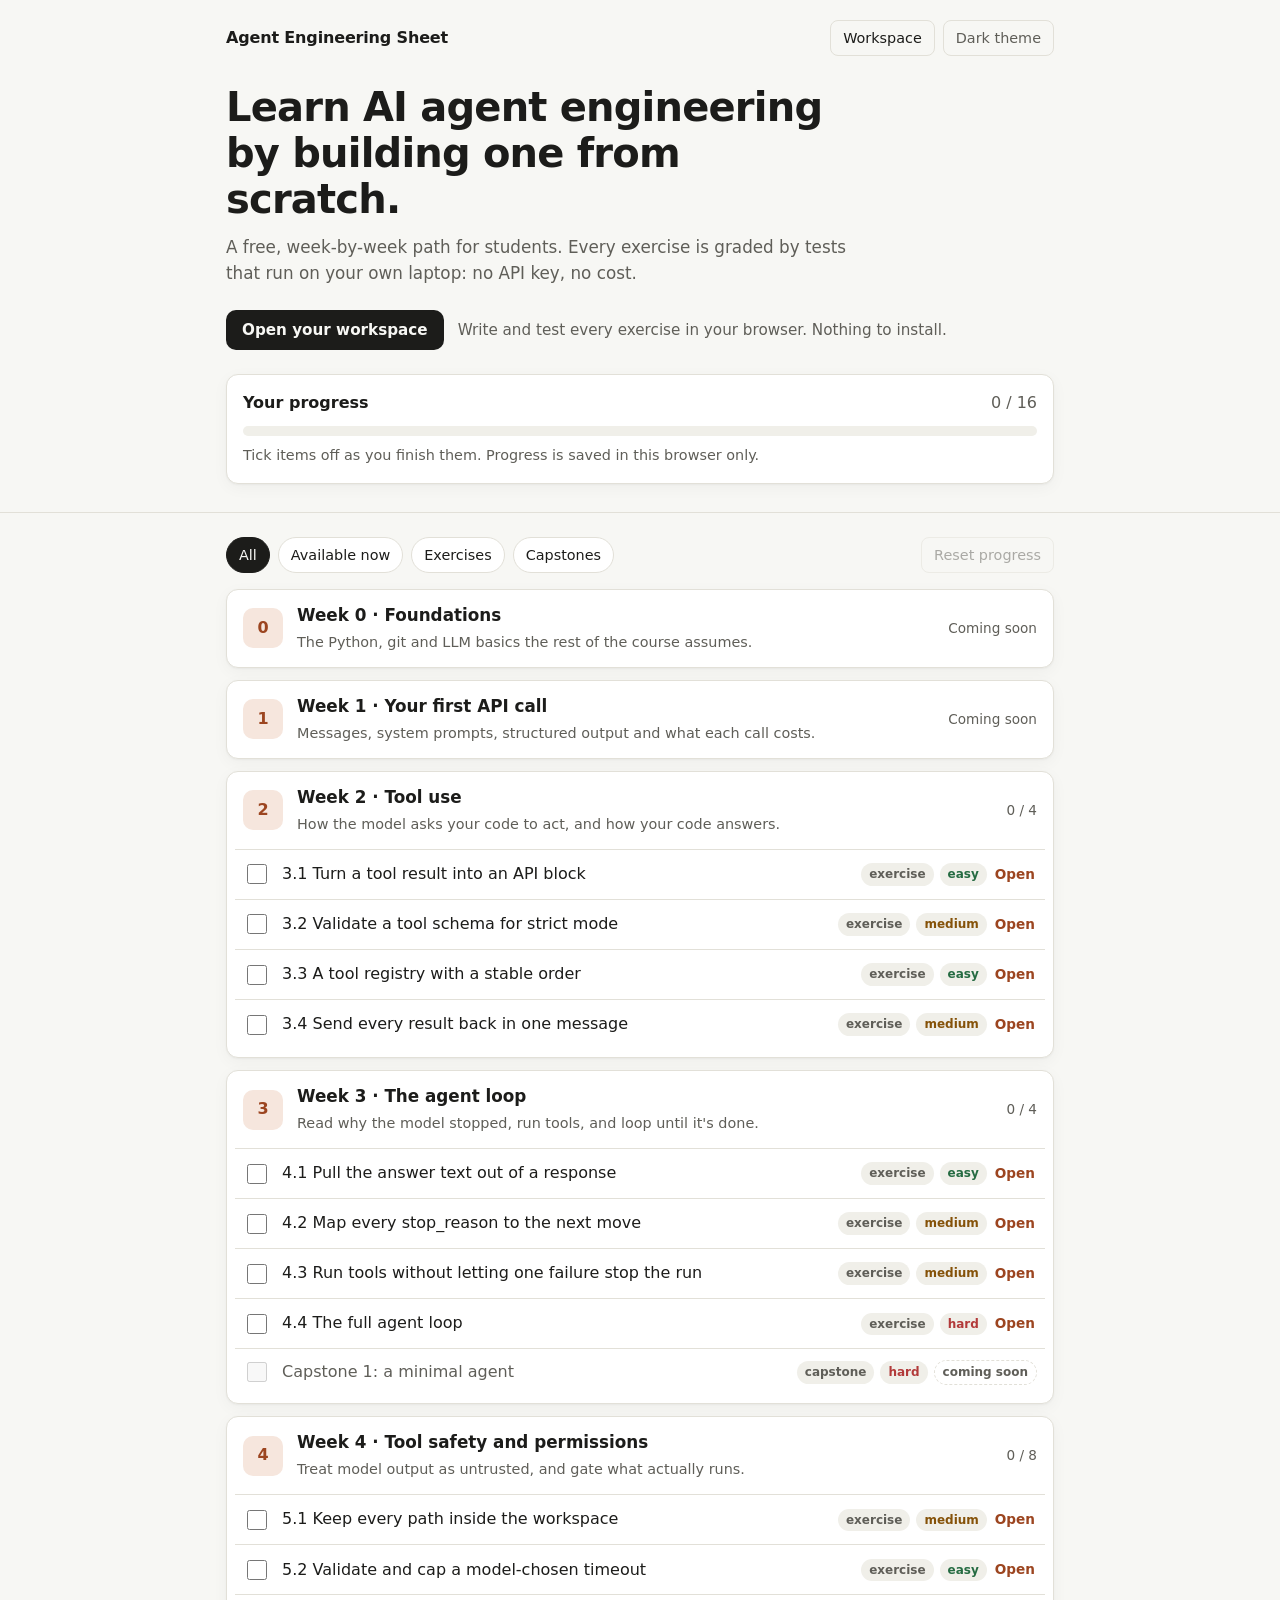
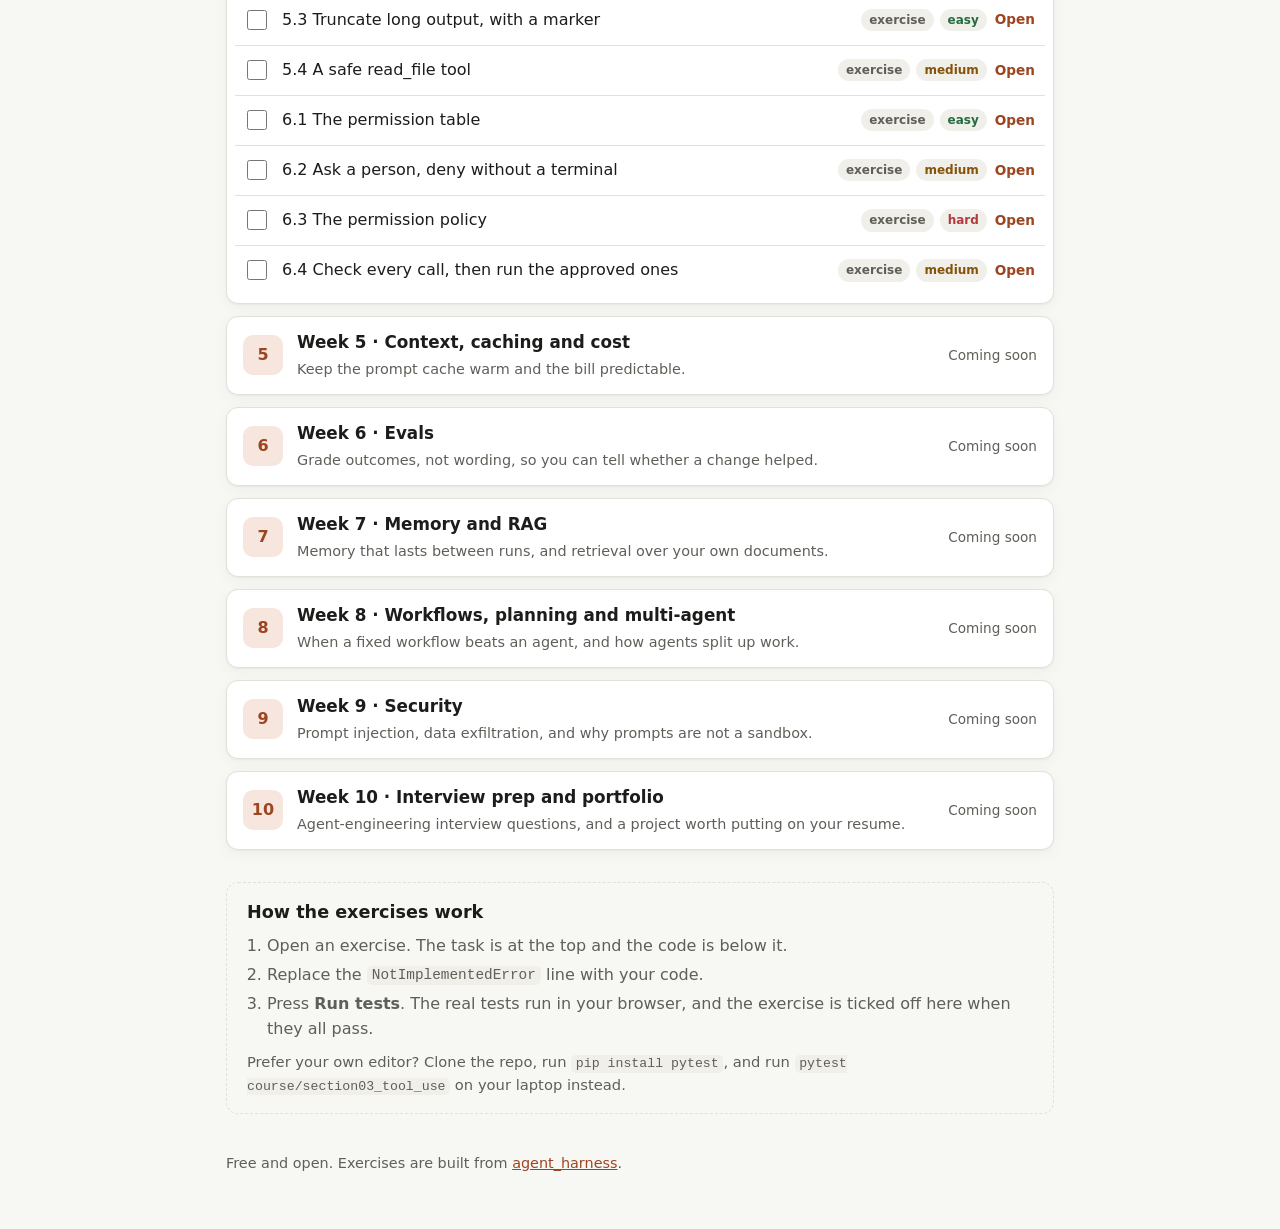
<file: site/index.html>
<!doctype html>
<html lang="en">
<head>
  <meta charset="utf-8">
  <meta name="viewport" content="width=device-width, initial-scale=1">
  <title>Agent Engineering Sheet</title>
  <meta name="description" content="A free, week-by-week path for students to learn AI agent engineering by building one from scratch, with offline graded exercises.">
  <link rel="icon" href="data:image/svg+xml,%3Csvg xmlns='http://www.w3.org/2000/svg' viewBox='0 0 32 32'%3E%3Crect width='32' height='32' rx='7' fill='%239c4520'/%3E%3Cpath d='M9 16.5l4.5 4.5L23 11' fill='none' stroke='%23fff' stroke-width='3.2' stroke-linecap='round' stroke-linejoin='round'/%3E%3C/svg%3E">

  <!-- Link previews (WhatsApp, LinkedIn, Slack, X). Image URLs must be absolute. -->
  <meta property="og:type" content="website">
  <meta property="og:site_name" content="Agent Engineering Sheet">
  <meta property="og:title" content="Agent Engineering Sheet">
  <meta property="og:description" content="Learn AI agent engineering by building one from scratch. A free, week-by-week path for students, with exercises graded on your own laptop.">
  <meta property="og:url" content="https://abhishekbarot.github.io/agent_harness/">
  <meta property="og:image" content="https://abhishekbarot.github.io/agent_harness/social.png">
  <meta property="og:image:width" content="1200">
  <meta property="og:image:height" content="630">
  <meta property="og:image:alt" content="Agent Engineering Sheet: learn AI agent engineering by building one from scratch.">
  <meta name="twitter:card" content="summary_large_image">

  <link rel="stylesheet" href="tokens.css">
  <link rel="stylesheet" href="styles.css">
</head>
<body>
  <a class="skip" href="#sheet">Skip to the sheet</a>

  <header class="hero">
    <div class="wrap">
      <div class="topbar">
        <span class="brand">Agent Engineering Sheet</span>
        <div class="topbar-actions">
          <a class="ghost" href="workspace.html">Workspace</a>
          <button class="ghost" id="theme-toggle" type="button">Dark theme</button>
        </div>
      </div>
      <h1>Learn AI agent engineering by building one from scratch.</h1>
      <p class="lede">
        A free, week-by-week path for students. Every exercise is graded by tests that run on
        your own laptop: no API key, no cost.
      </p>
      <p class="cta"><a class="primary" href="workspace.html">Open your workspace</a> <span>Write and test every exercise in your browser. Nothing to install.</span></p>

      <div class="progress-card" aria-live="polite">
        <div class="progress-head">
          <span class="progress-label">Your progress</span>
          <span class="progress-count" id="progress-count">0 / 0</span>
        </div>
        <div class="bar" role="progressbar" id="progress-bar" aria-valuemin="0" aria-valuemax="100" aria-valuenow="0" aria-label="Exercises completed">
          <span id="progress-fill"></span>
        </div>
        <p class="progress-note" id="progress-note">Tick items off as you finish them. Progress is saved in this browser only.</p>
      </div>
    </div>
  </header>

  <main class="wrap" id="sheet">
    <div class="toolbar">
      <div class="filters" role="group" aria-label="Filter the sheet">
        <button type="button" class="chip" data-filter="all" aria-pressed="true">All</button>
        <button type="button" class="chip" data-filter="available" aria-pressed="false">Available now</button>
        <button type="button" class="chip" data-filter="exercise" aria-pressed="false">Exercises</button>
        <button type="button" class="chip" data-filter="capstone" aria-pressed="false">Capstones</button>
      </div>
      <button type="button" class="ghost" id="reset">Reset progress</button>
      <div class="confirm" id="reset-confirm" role="group" aria-label="Confirm reset" hidden>
        <span>Clear all your progress?</span>
        <button type="button" class="danger" id="reset-yes">Clear progress</button>
        <button type="button" class="ghost" id="reset-no">Keep it</button>
      </div>
    </div>

    <noscript>
      <p class="noscript">This sheet needs JavaScript to show the weeks and save your progress. Turn it on for this site, or browse the exercises directly on <a href="https://github.com/abhishekbarot/agent_harness/tree/HEAD/course">GitHub</a>.</p>
    </noscript>
    <div id="weeks"></div>
    <p class="empty" id="empty" hidden>Nothing matches this filter yet.</p>

    <section class="howto" aria-labelledby="howto-title">
      <h2 id="howto-title">How the exercises work</h2>
      <ol>
        <li>Open an exercise. The task is at the top and the code is below it.</li>
        <li>Replace the <code>NotImplementedError</code> line with your code.</li>
        <li>Press <strong>Run tests</strong>. The real tests run in your browser, and the exercise is ticked off here when they all pass.</li>
      </ol>
      <p class="howto-note">Prefer your own editor? Clone the repo, run <code>pip install pytest</code>, and run <code>pytest course/section03_tool_use</code> on your laptop instead.</p>
    </section>
  </main>

  <footer class="wrap footer">
    <p>Free and open. Exercises are built from <a href="https://github.com/abhishekbarot/agent_harness">agent_harness</a>.</p>
  </footer>

  <script src="theme.js"></script>
  <script src="curriculum.js"></script>
  <script src="app.js"></script>
</body>
</html>
</file>
<file: site/tokens.css>
/* Color and shape tokens shared by the sheet and the workspace. Every color is
   defined here for light, system-dark and explicit-dark, so both pages follow
   the same three theme states. */

:root {
  --bg: #f7f7f4;
  --surface: #ffffff;
  --surface-2: #f0efe9;
  --text: #1c1c1a;
  --muted: #5f5e58;
  --border: #e2e0d8;
  --accent: #9c4520;
  --accent-soft: #f6e6dd;
  --done: #2f7d4f;
  --easy: #256b42;
  --medium: #855209;
  --hard: #b23a3a;
  --radius: 12px;
  --shadow: 0 1px 2px rgb(0 0 0 / 0.04), 0 4px 16px rgb(0 0 0 / 0.04);
  /* Workspace: sidebar, code and syntax colors. */
  --sidebar: #efeee8;
  --code-bg: #fbfbf8;
  --syn-keyword: #9c4520;
  --syn-string: #256b42;
  --syn-comment: #6b6a63;
  --syn-number: #855209;
  --syn-def: #1f4e8c;
  color-scheme: light;
}

@media (prefers-color-scheme: dark) {
  :root:not([data-theme="light"]) {
    --bg: #161614;
    --surface: #1f1f1c;
    --surface-2: #2a2a26;
    --text: #ecebe6;
    --muted: #a3a29b;
    --border: #34332e;
    --accent: #e3825a;
    --accent-soft: #3a2a22;
    --done: #5cbf85;
    --easy: #5cbf85;
    --medium: #e0a54a;
    --hard: #ec7a7a;
    --shadow: none;
    --sidebar: #1b1b19;
    --code-bg: #1b1b19;
    --syn-keyword: #e3825a;
    --syn-string: #5cbf85;
    --syn-comment: #9a9992;
    --syn-number: #e0a54a;
    --syn-def: #8db4ef;
    color-scheme: dark;
  }
}

:root[data-theme="dark"] {
  --bg: #161614;
  --surface: #1f1f1c;
  --surface-2: #2a2a26;
  --text: #ecebe6;
  --muted: #a3a29b;
  --border: #34332e;
  --accent: #e3825a;
  --accent-soft: #3a2a22;
  --done: #5cbf85;
  --easy: #5cbf85;
  --medium: #e0a54a;
  --hard: #ec7a7a;
  --shadow: none;
  --sidebar: #1b1b19;
  --code-bg: #1b1b19;
  --syn-keyword: #e3825a;
  --syn-string: #5cbf85;
  --syn-comment: #9a9992;
  --syn-number: #e0a54a;
  --syn-def: #8db4ef;
  color-scheme: dark;
}
</file>
<file: site/styles.css>
* { box-sizing: border-box; }

html { -webkit-text-size-adjust: 100%; }

body {
  margin: 0;
  background: var(--bg);
  color: var(--text);
  font: 16px/1.55 system-ui, -apple-system, "Segoe UI", Roboto, "Helvetica Neue", Arial, sans-serif;
  overflow-x: hidden;
}

a { color: var(--accent); }
code {
  font: 0.9em ui-monospace, SFMono-Regular, Menlo, Consolas, monospace;
  background: var(--surface-2);
  padding: 0.1em 0.35em;
  border-radius: 5px;
  overflow-wrap: anywhere;
}

.wrap { max-width: 860px; margin: 0 auto; padding: 0 16px; }

.skip {
  position: absolute; left: -999px; top: 8px;
  background: var(--surface); padding: 8px 12px; border-radius: 8px;
}
.skip:focus { left: 8px; z-index: 10; }

/* -- hero ------------------------------------------------------------- */

.hero { padding: 20px 0 28px; border-bottom: 1px solid var(--border); }
.topbar { display: flex; justify-content: space-between; align-items: center; gap: 12px; }
.brand { font-weight: 650; letter-spacing: -0.01em; }
.topbar-actions { display: flex; gap: 8px; }
.topbar-actions a.ghost { display: inline-flex; align-items: center; text-decoration: none; color: var(--text); }
.cta { display: flex; flex-wrap: wrap; align-items: center; gap: 8px 14px; margin: 0 0 24px; color: var(--muted); font-size: 0.95rem; }
.cta .primary {
  display: inline-flex; align-items: center; min-height: 40px; padding: 8px 16px; border-radius: 10px;
  background: var(--text); color: var(--bg); font-weight: 600; text-decoration: none;
}
.howto-note { margin: 10px 0 0; color: var(--muted); font-size: 0.92rem; }
h1 {
  font-size: clamp(1.7rem, 4.5vw, 2.5rem);
  line-height: 1.15;
  letter-spacing: -0.02em;
  margin: 28px 0 12px;
  max-width: 22ch;
}
.lede { color: var(--muted); font-size: 1.05rem; max-width: 60ch; margin: 0 0 24px; }

.progress-card {
  background: var(--surface);
  border: 1px solid var(--border);
  border-radius: var(--radius);
  padding: 16px;
  box-shadow: var(--shadow);
}
.progress-head { display: flex; justify-content: space-between; align-items: baseline; gap: 12px; }
.progress-label { font-weight: 600; }
.progress-count { font-variant-numeric: tabular-nums; color: var(--muted); }
.bar {
  height: 10px; margin: 10px 0 8px;
  background: var(--surface-2);
  border-radius: 999px; overflow: hidden;
}
.bar span {
  display: block; height: 100%; width: 0;
  background: var(--done);
  border-radius: inherit;
  transition: width 0.3s ease;
}
.progress-note { margin: 0; color: var(--muted); font-size: 0.9rem; }

/* -- toolbar ---------------------------------------------------------- */

.toolbar {
  display: flex; flex-wrap: wrap; gap: 12px;
  justify-content: space-between; align-items: center;
  margin: 24px 0 16px;
}
.filters { display: flex; flex-wrap: wrap; gap: 8px; }

button { font: inherit; cursor: pointer; }
.chip {
  border: 1px solid var(--border);
  background: var(--surface);
  color: var(--text);
  padding: 6px 12px;
  border-radius: 999px;
  font-size: 0.9rem;
  min-height: 36px;
}
.chip[aria-pressed="true"] { background: var(--text); color: var(--bg); border-color: var(--text); }
.ghost {
  border: 1px solid var(--border);
  background: transparent;
  color: var(--muted);
  padding: 6px 12px;
  border-radius: 8px;
  font-size: 0.9rem;
  min-height: 36px;
}
.ghost:hover:not(:disabled), .chip:hover { border-color: var(--muted); }
.ghost:disabled { opacity: 0.5; cursor: not-allowed; }
.danger {
  border: 1px solid var(--hard);
  background: var(--hard);
  color: var(--surface);
  padding: 6px 12px;
  border-radius: 8px;
  font-size: 0.9rem;
  font-weight: 600;
  min-height: 36px;
}
.confirm {
  display: flex; flex-wrap: wrap; align-items: center; gap: 8px;
  font-size: 0.9rem;
}
[hidden] { display: none !important; }
button:focus-visible, a:focus-visible, summary:focus-visible, input:focus-visible {
  outline: 2px solid var(--accent); outline-offset: 2px;
}

/* -- weeks ------------------------------------------------------------ */

.week {
  background: var(--surface);
  border: 1px solid var(--border);
  border-radius: var(--radius);
  margin-bottom: 12px;
  box-shadow: var(--shadow);
}
.week > summary {
  list-style: none;
  display: grid;
  grid-template-columns: auto 1fr auto;
  gap: 4px 14px;
  align-items: center;
  padding: 14px 16px;
  cursor: pointer;
}
.week > summary::-webkit-details-marker { display: none; }
.week-num {
  grid-row: span 2;
  width: 40px; height: 40px;
  display: grid; place-items: center;
  border-radius: 10px;
  background: var(--accent-soft);
  color: var(--accent);
  font-weight: 700; font-variant-numeric: tabular-nums;
}
.week-title { margin: 0; font-weight: 650; font-size: 1.05rem; line-height: 1.35; min-width: 0; }
.week-summary { color: var(--muted); font-size: 0.9rem; grid-column: 2; min-width: 0; }
.week-meta {
  grid-row: span 2; grid-column: 3;
  font-size: 0.85rem; color: var(--muted);
  font-variant-numeric: tabular-nums; white-space: nowrap;
}
.week-meta.complete { color: var(--done); font-weight: 600; }

.items { list-style: none; margin: 0; padding: 0 8px 8px; }
.item {
  display: flex; align-items: center; gap: 12px;
  padding: 10px 8px;
  border-top: 1px solid var(--border);
}
.item input {
  width: 20px; height: 20px; flex: none;
  accent-color: var(--done);
  cursor: pointer;
}
.item input:disabled { cursor: not-allowed; }
.item label { flex: 1; min-width: 0; cursor: pointer; overflow-wrap: anywhere; }
.item.is-soon label { color: var(--muted); cursor: default; }
.item.is-done label { text-decoration: line-through; text-decoration-color: var(--muted); color: var(--muted); }
.tags { display: flex; gap: 6px; flex: none; align-items: center; }
.tag {
  font-size: 0.75rem; font-weight: 600;
  padding: 2px 8px; border-radius: 999px;
  background: var(--surface-2); color: var(--muted);
  white-space: nowrap;
}
.tag.easy { color: var(--easy); }
.tag.medium { color: var(--medium); }
.tag.hard { color: var(--hard); }
.tag.soon { background: transparent; border: 1px dashed var(--border); }
.open {
  font-size: 0.85rem; font-weight: 600; text-decoration: none;
  white-space: nowrap; padding: 4px 2px;
}
.open:hover { text-decoration: underline; }

.empty { color: var(--muted); text-align: center; padding: 24px 0; }
.noscript {
  padding: 16px;
  border: 1px solid var(--border);
  border-radius: var(--radius);
  background: var(--surface);
}

/* -- how-to + footer -------------------------------------------------- */

.howto {
  margin: 32px 0 8px;
  padding: 16px 20px;
  border: 1px dashed var(--border);
  border-radius: var(--radius);
}
.howto h2 { font-size: 1.1rem; margin: 0 0 8px; }
.howto ol { margin: 0; padding-left: 20px; color: var(--muted); }
.howto li { margin: 4px 0; }
.footer { color: var(--muted); font-size: 0.9rem; padding-top: 16px; padding-bottom: 40px; }

/* -- phones ----------------------------------------------------------- */

@media (max-width: 560px) {
  .week > summary { grid-template-columns: auto 1fr; }
  .week-num { grid-row: span 3; }
  .week-summary { grid-row: 2; }
  .week-meta { grid-row: 3; grid-column: 2; }
  /* Checkbox and title share the first row; tags sit under the title. */
  .item {
    display: grid;
    grid-template-columns: 20px minmax(0, 1fr);
    column-gap: 12px;
    row-gap: 6px;
  }
  .item input { grid-row: 1; align-self: start; margin: 2px 0 0; }
  .item label { grid-column: 2; }
  .tags { grid-column: 2; flex-wrap: wrap; }
}

@media (prefers-reduced-motion: reduce) {
  .bar span { transition: none; }
}
</file>
